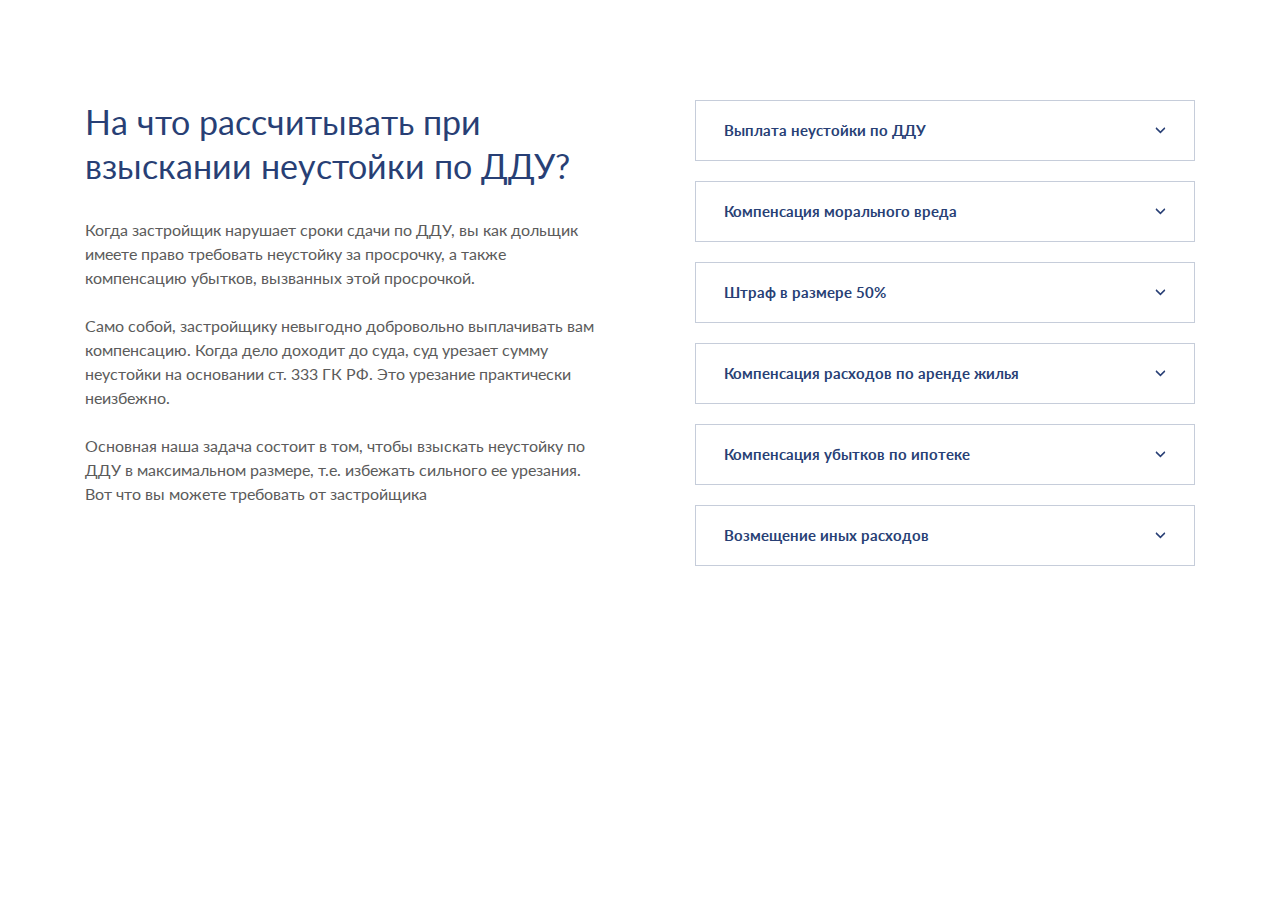
<file: first/index.html>
<!DOCTYPE html>
<html lang="ru">
  <head>
    <meta charset="utf-8" />
    <link rel="preconnect" href="https://fonts.googleapis.com">
    <link rel="preconnect" href="https://fonts.gstatic.com" crossorigin>
    <link href="https://fonts.googleapis.com/css2?family=Lato:wght@100;300;400;700&display=swap" rel="stylesheet">
    <link rel="stylesheet" href="./style/main.css"/>
    <title>2dit</title>
  </head>
  <body>
    
    <div class="ExternalWrapper">
        <div class="ExternalWrapper_LeftText">
            <h1 class="ExternalWrapper_LeftText_Title">

            </h1>
            <p class="ExternalWrapper_LeftText_SubTitle">

            </p>
        </div>
        <div class="ExternalWrapper_AccordeonRightBlock">
             
        </div>
    </div>








    <script src="./js/main.js"></script>
  </body>
</html>
</file>
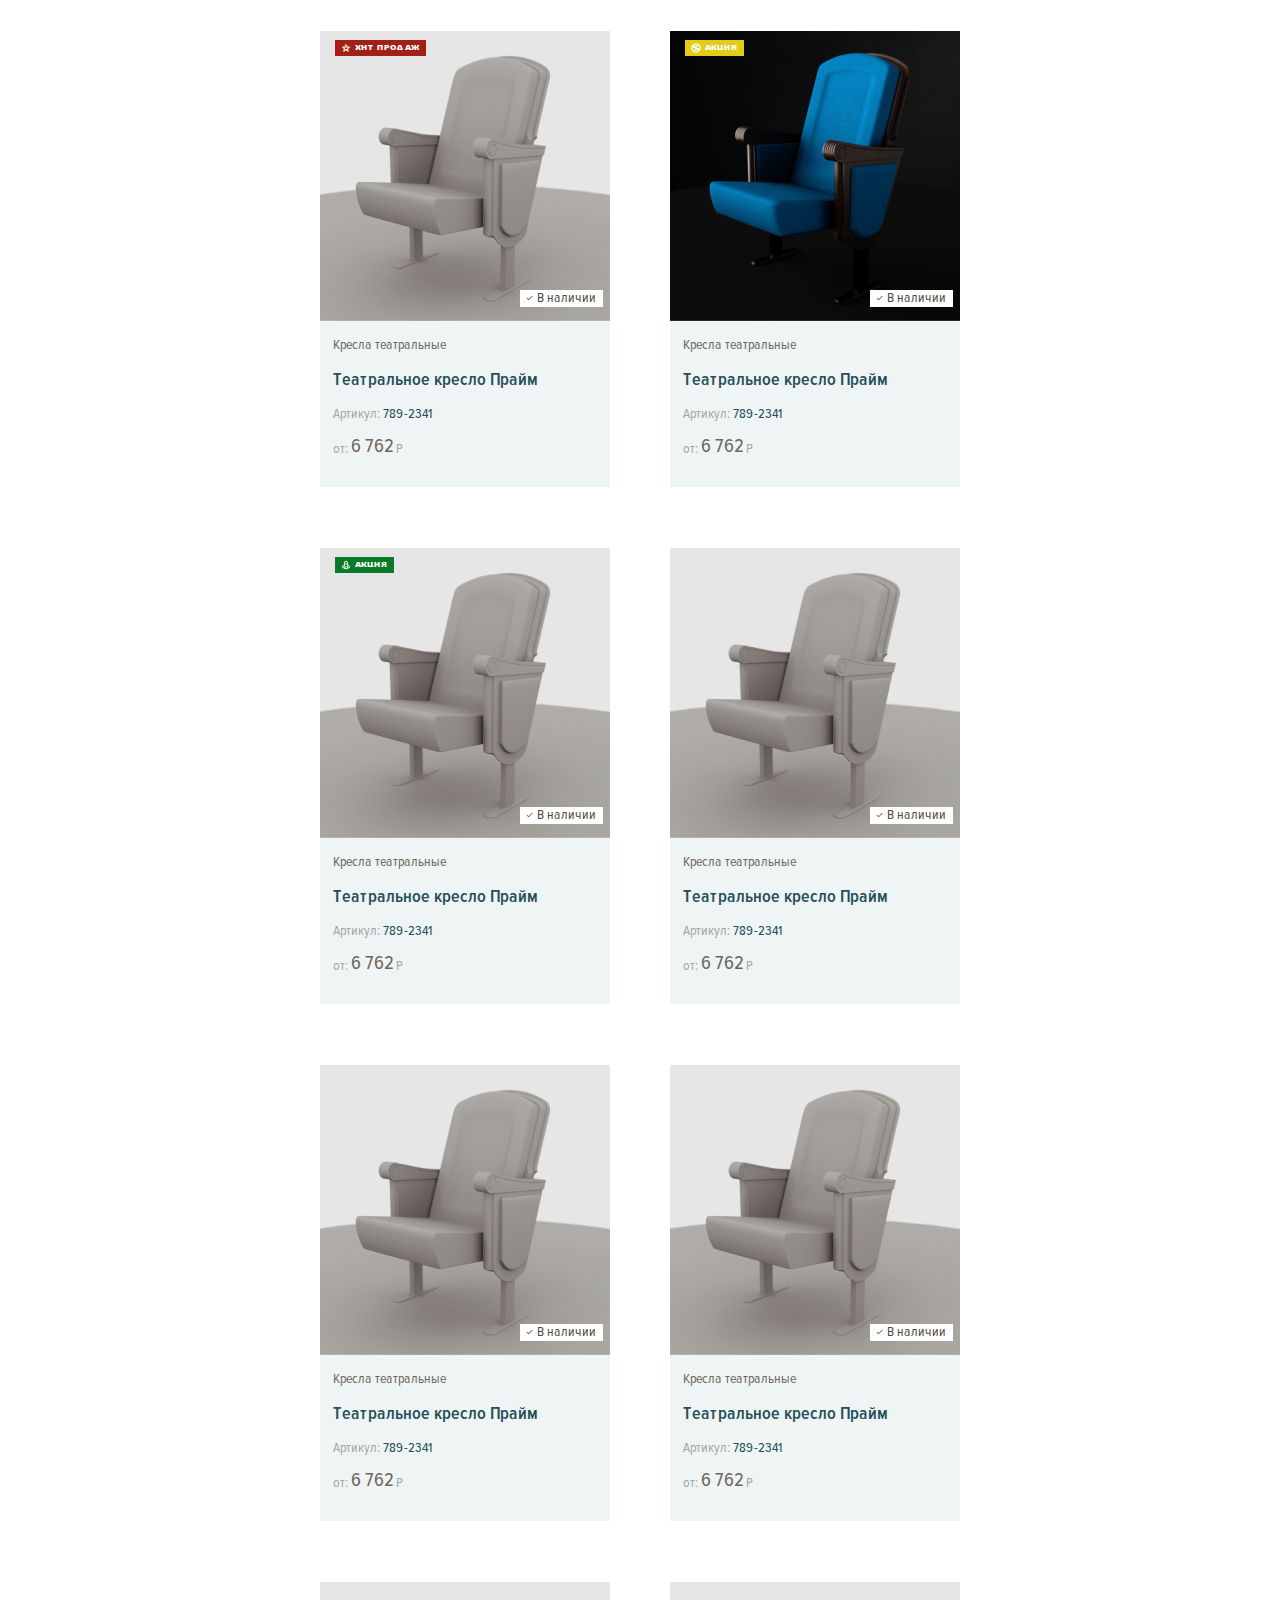
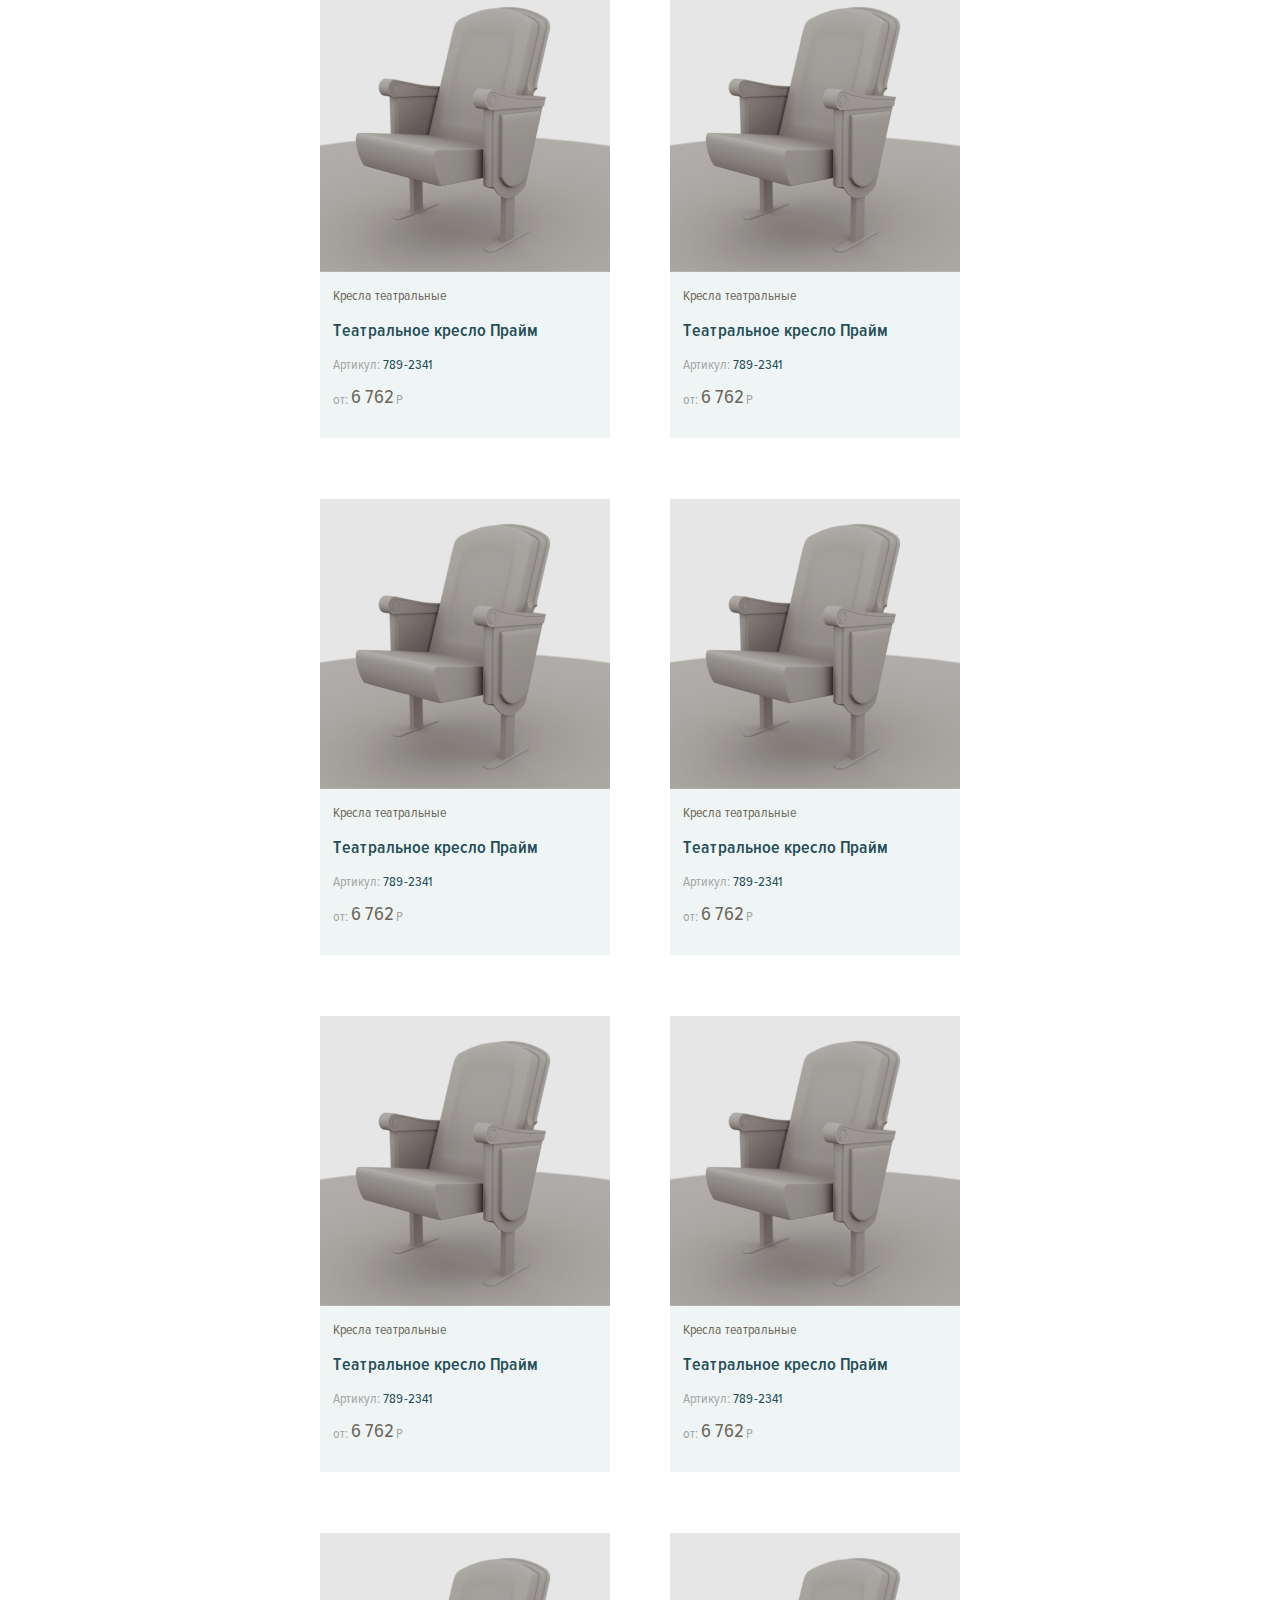
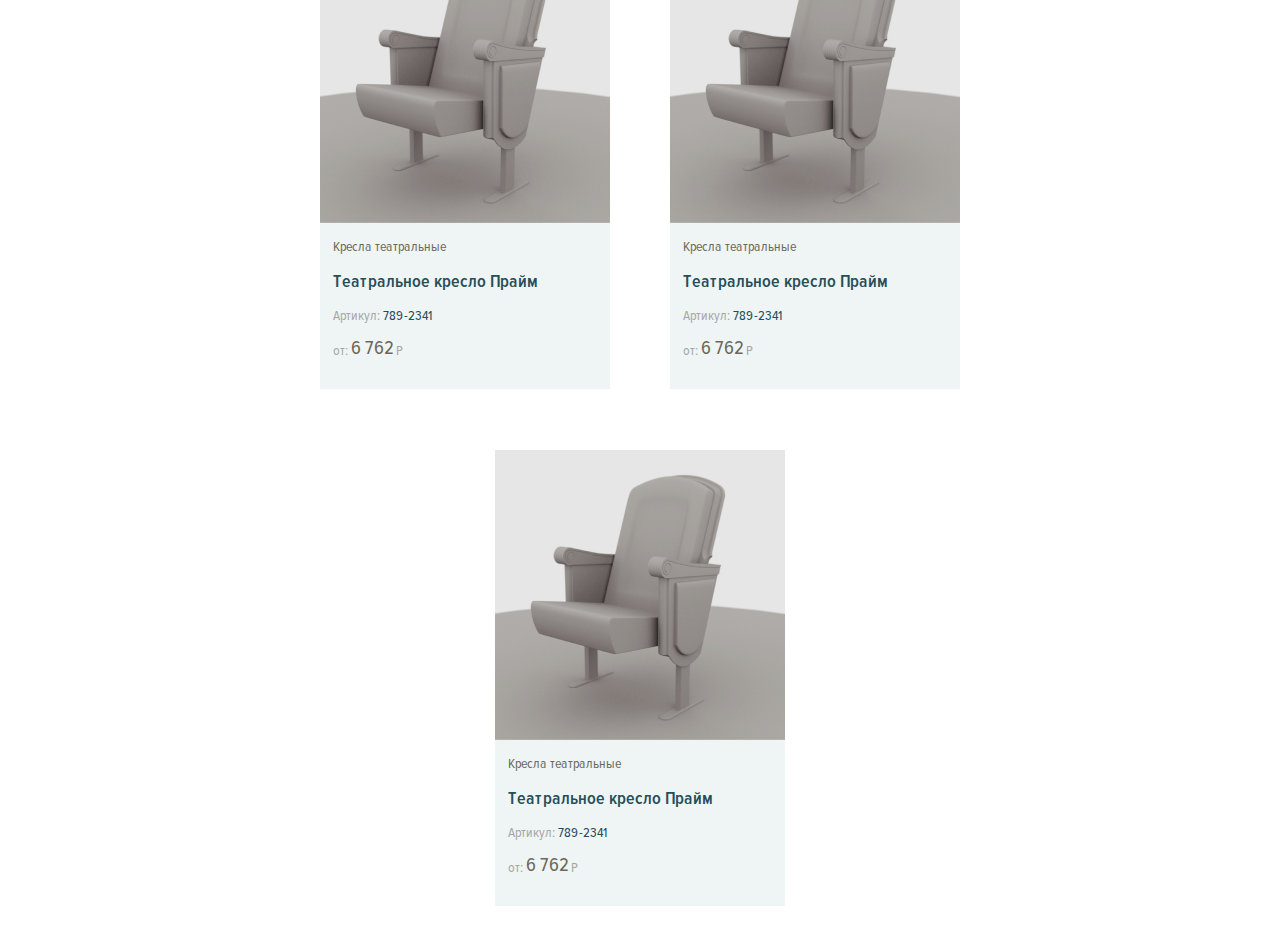
<file: second/index.html>
<!DOCTYPE html>
<html lang="ru">
  <head>
    <meta charset="utf-8" />
    <link rel="preconnect" href="https://fonts.googleapis.com">
    <link rel="preconnect" href="https://fonts.gstatic.com" crossorigin>
    <link href="https://fonts.googleapis.com/css2?family=Lato:wght@100;300;400;700&display=swap" rel="stylesheet">
    <link rel="stylesheet" href="./style/main.css"/>
    <title>2dit</title>
  </head>
  <body>
    
    <div class="ExternalWrapper">
    </div>








    <script src="./js/main.js"></script>
  </body>
</html>
</file>
<file: first/style/main.css>
body{
    font-family: 'Lato', sans-serif;
}
*{
    padding: 0px;
    margin: 0px;
    box-sizing: border-box;
}
.ExternalWrapper{
    display: flex;
    align-items: flex-start;
    justify-content: space-evenly;
    margin-top: 100px;
   
}

.ExternalWrapper_LeftText_Title{
    color: #283F75;
    font-weight: 400;
    font-size: 34px;
    line-height: 130%;
    width: 520px;
    margin-bottom: 30px;
   
}

.ExternalWrapper_LeftText_SubTitle{
    font-size: 16px;
    width: 526px;
    word-wrap: break-word;
    color: #5B5B5B;
    font-style: normal;
    font-weight: 400;
    font-size: 16px;
    line-height: 150%;
    font-feature-settings: 'pnum' on, 'lnum' on;
    color: #5B5B5B;
}
.ExternalWrapper_AccordeonRightBlock_List{
    display: flex;
    flex-direction: column;
    align-items: center;
}
.ExternalWrapper_AccordeonRightBlock_Elem_ShowedDataWrapper{
    display: flex;
    flex-direction: row;
    align-items: center;
    justify-content: space-between;
}
.ExternalWrapper_AccordeonRightBlock_Elem{
    transition: 0.5s;
    padding: 19px 28px 19px 28px;
    cursor: pointer;
    display: flex;
    width: 500px;
    border: 1px solid #C6CDDA;
    margin-bottom: 20px;
    flex-direction: column;    
}


.ExternalWrapper_AccordeonRightBlock_Elem_Text{
    
    color: #283F75;

    font-weight: 700;
    font-size: 15px;
    line-height: 140%;
    
}
.ExternalWrapper_AccordeonRightBlock_Elem:last-child{
    margin-bottom: 0px;
}
.ExternalWrapper_AccordeonRightBlock_Elem_Arrow{

}
.ExternalWrapper_AccordeonRightBlock_Elem_HiddenTextWrapper{

}
.ExternalWrapper_AccordeonRightBlock_Elem_HiddenText{
    display: none;
}
.ExternalWrapper_AccordeonRightBlock_Elem_ShowedText{
    margin-top: 10px;
}

@media screen and (max-width: 1260px) {
    .ExternalWrapper{
        flex-direction: column;
        align-items: center;
    }
    .ExternalWrapper_AccordeonRightBlock{
        margin-top: 100px;
        margin-bottom: 100px;
    }
}

@media screen and (max-width: 650px) {
    .ExternalWrapper_AccordeonRightBlock_Elem{
        width: 400px;
        padding: 19px 10px;
        justify-content: space-evenly;
    }
    .ExternalWrapper_AccordeonRightBlock_Elem_Text{
        margin-right: 100px;
    }
    .ExternalWrapper_LeftText_SubTitle{
        width: 400px;
    }
    .ExternalWrapper_LeftText{
        display: flex;
        flex-direction: column;
        align-items: center;
        text-align: left;
    }
}
@media screen and (max-width: 500px) {
    .ExternalWrapper_LeftText_Title{
        font-size: 20px;
        position: relative;
        width: 320px;
        padding-left: 10px;
    }
    .ExternalWrapper_LeftText_SubTitle{
        font-size: 16px;
        width: 300px;
    }
    .ExternalWrapper_AccordeonRightBlock_Elem{
        width: 300px;
    }
}
</file>
<file: second/style/main.css>
body{
    font-family: 'Lato', sans-serif;
}
*{
    padding: 0px;
    margin: 0px;
    box-sizing: border-box;
}
@font-face {
    font-family: 'Paragon';
    src: url('../public/fonts/Parangon530C.woff') format('woff');
    font-weight: 400;
}
@font-face {
    font-family: 'ProximaNova';
    src: url('../public/fonts/ProximaNovaCond-Regular.woff') format('woff');
    font-weight: 400;
}
@font-face {
    font-family: 'ProximaNova';
    src: url('../public/fonts/ProximaNovaCond-Semibold.woff') format('woff');
    font-weight: 600;
}
.ExternalWrapper{
    position: relative;
    width: 60%;
    margin: auto;
    justify-content: center;
    display: flex;
    flex-wrap: wrap;

}
.GoodCard{
    display: flex;
    flex-direction: column;
    margin: 30px;
}
.CardAdditionalInfo{
    position: relative;
    width: 100%;
    background-color: #EFF5F5;
    display: flex;
    flex-direction: column;
    align-items: flex-start;
    font-family: ProximaNova;
    padding: 15px 0px 30px 13px;
}
.CardGroupText{
    font-style: normal;
    font-weight: 400;
    font-size: 14px;
    line-height: 17px;
    color: #6E6659;
    margin-bottom: 15px;
}
.CardGoodName{
    font-style: normal;
    font-weight: 600;
    font-size: 18px;
    line-height: 22px;
    color: #264E58;
    margin-bottom: 15px;
    
}
.CardGoodArticle{
    font-style: normal;
    font-weight: 400;
    font-size: 14px;
    line-height: 17px;
    color: #A5A5A5;
    margin-bottom: 14px;
}
.CardGoodArticle_GoodsArticle{
    font-style: normal;
    font-weight: 400;
    font-size: 14px;
    line-height: 17px;
    color: #264E58;
}
.GoodCardPriceWrapper{
    font-style: normal;
    font-weight: 400;
    font-size: 14px;
    line-height: 17px;
    display: flex;
    align-items: center;
    color: #A5A5A5;
}
.GoodCardPrice_LowText{
    padding-top: 4px;
}
.GoodCardPrice_GoodsPrice{
    font-style: normal;
    font-weight: 400;
    font-size: 20px;
    line-height: 17px;
    color:#6E6659;
    display: flex;
    padding-left: 3px;
    padding-right: 2px;
    align-items: center;
    
}

.BestsellerGoodMark{
    display: flex;
    margin: 10px 15px;
    position: absolute;
    padding: 2px 7px 3px 6px;
    justify-content: center;
    align-items: center;
    background-color: #A32018;
    
}
.BestsellerGoodMark img{
    width: 10px;
}
.BestsellerGoodMark p{
    color: white;
    font-size: 10px;
    padding: 2px 0px 0px 4px;
    font-family: Paragon;
    font-style: normal;
    font-weight: 400;
    font-size: 8px;
    line-height: 9px;
    text-transform: uppercase;
}

.InStockGoodMark{
    font-family: ProximaNova;
    font-style: normal;
    font-weight: regular;
    font-size: 8px;
    line-height: 10px;
    color: #4F493F;
    display: flex;
    position: absolute;
    margin-top: 260px;
    margin-left: 200px;
    align-items: center;
    padding: 3px 7px 4px 5px;
    background-color: white;
}
.InStockGoodMark img{
    margin-right: 3px;
}
.InStockGoodMark p{
    font-size: 14px;
}

.DiscountGoodMark{
    display: flex;
    margin: 10px 15px;
    position: absolute;
    padding: 2px 7px 3px 6px;
    justify-content: center;
    align-items: center;
    background-color: #E0CD1C;
    
}
.DiscountGoodMark img{
    width: 10px;
}
.DiscountGoodMark p{
    color: white;
    font-size: 10px;
    padding: 2px 0px 0px 4px;
    font-family: Paragon;
    font-style: normal;
    font-weight: 400;
    font-size: 8px;
    line-height: 9px;
    text-transform: uppercase;
}

.NewGoodMark{
    display: flex;
    margin: 10px 15px;
    position: absolute;
    padding: 2px 7px 3px 6px;
    justify-content: center;
    align-items: center;
    background-color: #087A28;
    
}
.NewGoodMark img{
    width: 10px;
}
.NewGoodMark p{
    color: white;
    font-size: 10px;
    padding: 2px 0px 0px 4px;
    font-family: Paragon;
    font-style: normal;
    font-weight: 400;
    font-size: 8px;
    line-height: 9px;
    text-transform: uppercase;
}
</file>
